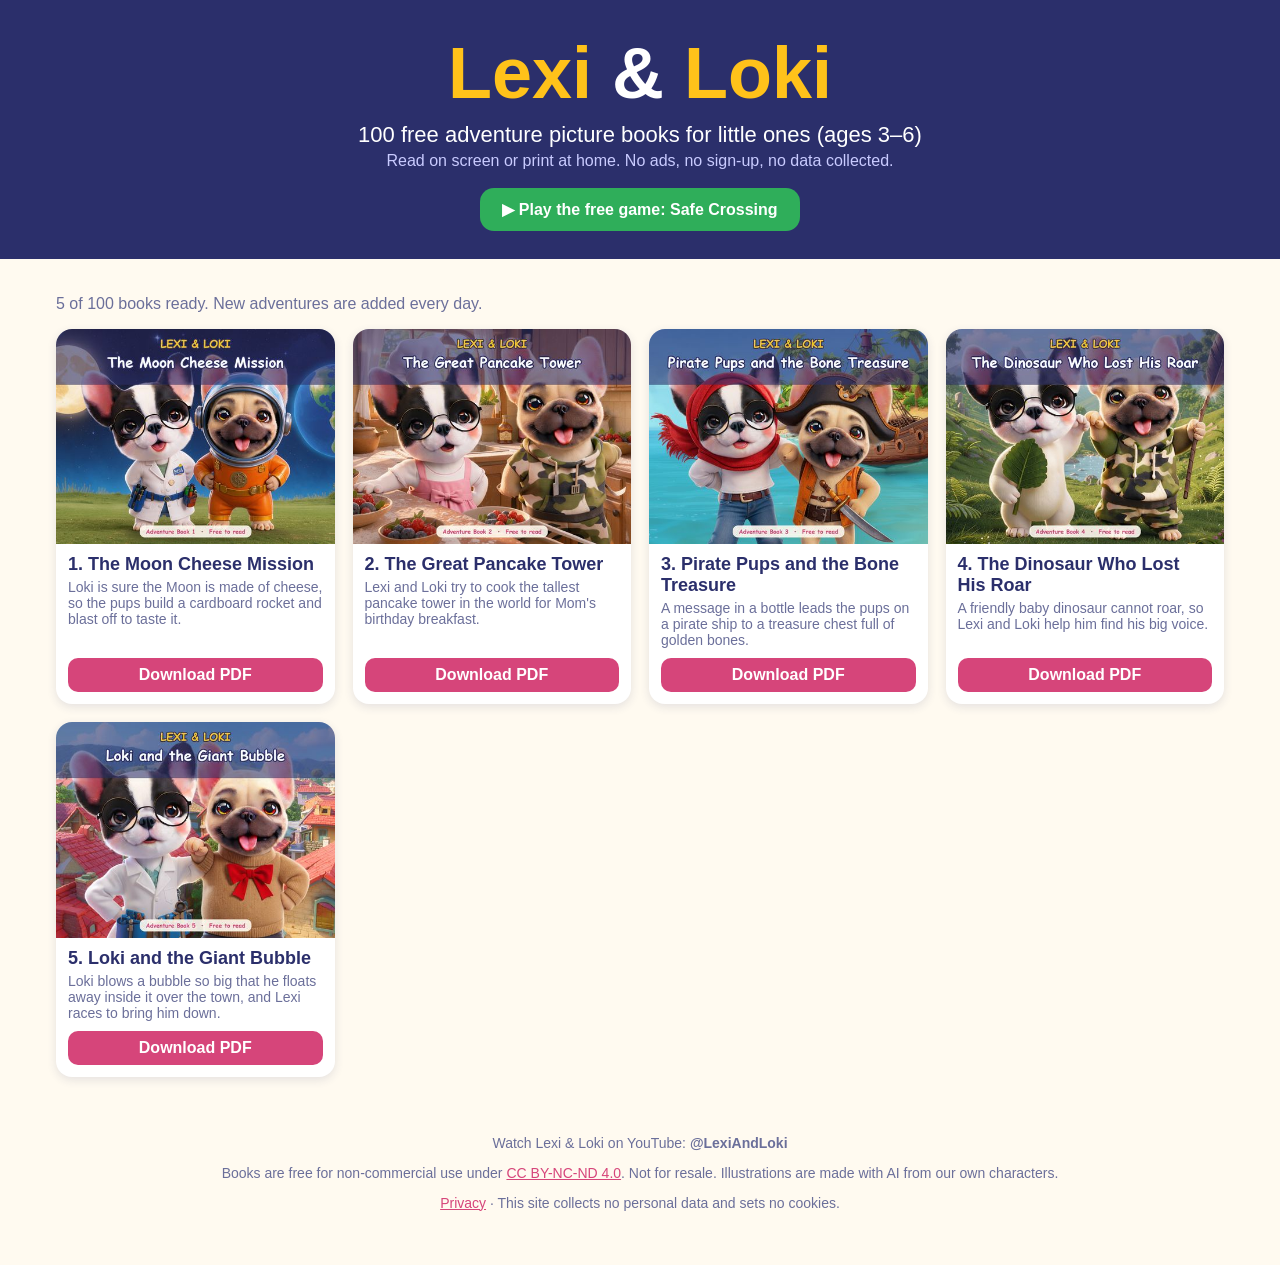
<file: index.html>
<!doctype html>
<html lang="en">
<head>
<meta charset="utf-8">
<meta name="viewport" content="width=device-width, initial-scale=1">
<!-- No trackers, no cookies, no ads: only files from this site. -->
<meta http-equiv="Content-Security-Policy" content="default-src 'self'; script-src 'self'; style-src 'self'; img-src 'self'; connect-src 'self'; object-src 'none'; base-uri 'none'; form-action 'none'">
<meta name="referrer" content="no-referrer">
<meta name="description" content="100 free Lexi & Loki adventure picture books for kids aged 3-6. Read, print and share. No ads, no sign-up, no data collected.">
<title>Lexi &amp; Loki Adventure Books</title>
<link rel="stylesheet" href="style.css">
</head>
<body>
<header>
  <h1>Lexi <span>&amp;</span> Loki</h1>
  <p class="sub">100 free adventure picture books for little ones (ages 3–6)</p>
  <p class="note">Read on screen or print at home. No ads, no sign-up, no data collected.</p>
  <a class="game" href="game/">▶ Play the free game: Safe Crossing</a>
</header>
<main>
  <p id="count"></p>
  <div id="books" class="grid"></div>
</main>
<footer>
  <p>Watch Lexi &amp; Loki on YouTube: <b>@LexiAndLoki</b></p>
  <p>Books are free for non-commercial use under <a href="https://creativecommons.org/licenses/by-nc-nd/4.0/">CC BY-NC-ND 4.0</a>. Not for resale.
     Illustrations are made with AI from our own characters.</p>
  <p><a href="privacy.html">Privacy</a> · This site collects no personal data and sets no cookies.</p>
</footer>
<script src="app.js?v=3"></script>
</body>
</html>
</file>
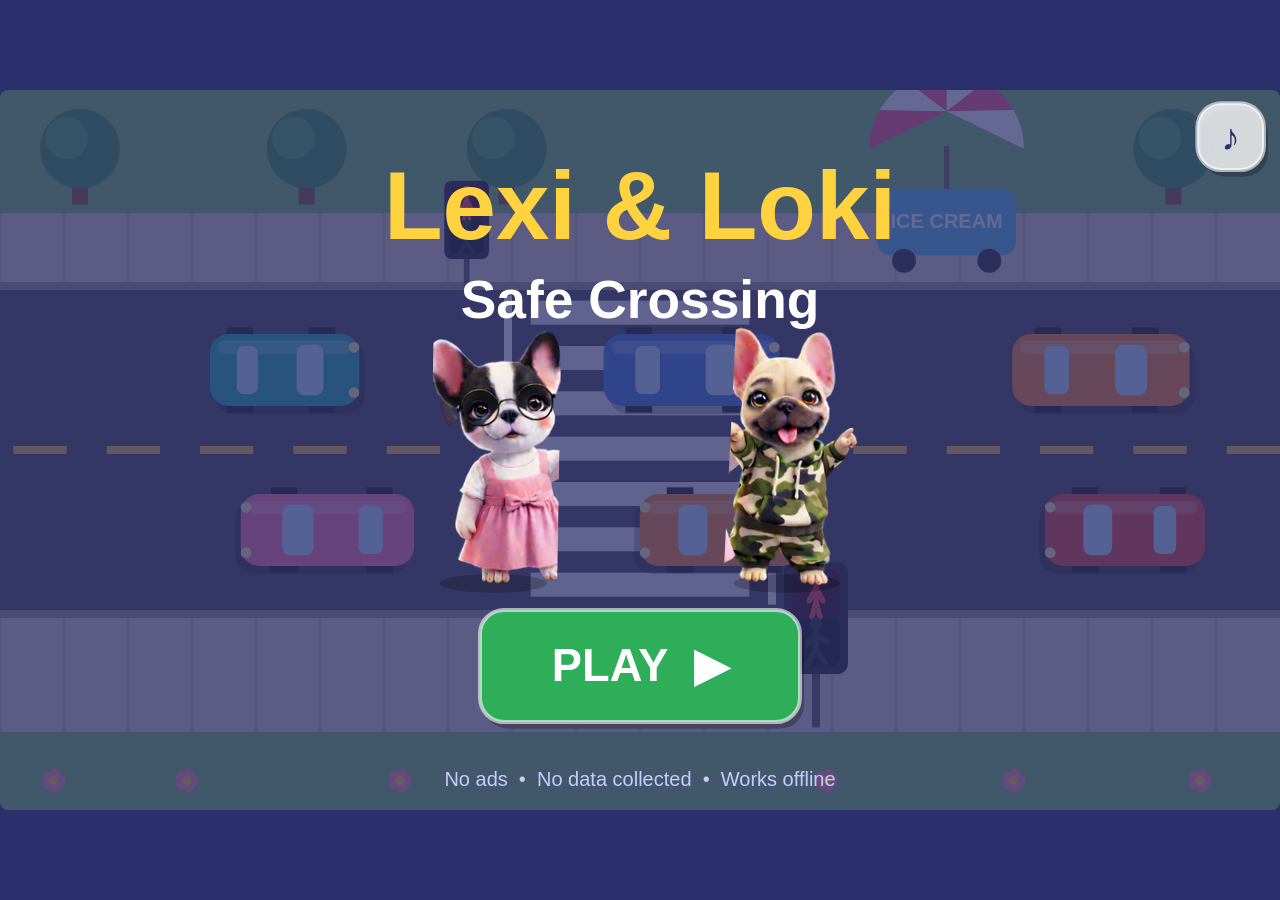
<file: game/index.html>
<!doctype html>
<html lang="en">
<head>
<meta charset="utf-8">
<meta name="viewport" content="width=device-width, initial-scale=1, maximum-scale=1, user-scalable=no, viewport-fit=cover">
<!-- Security: only load files from this game. No network, no trackers, no ads. -->
<meta http-equiv="Content-Security-Policy" content="default-src 'self'; script-src 'self'; style-src 'self'; img-src 'self' data:; connect-src 'none'; frame-src 'none'; object-src 'none'; base-uri 'none'; form-action 'none'">
<meta name="referrer" content="no-referrer">
<meta name="theme-color" content="#2b2f6b">
<title>Lexi &amp; Loki: Safe Crossing</title>
<link rel="stylesheet" href="style.css">
</head>
<body>
<canvas id="game" aria-label="Lexi and Loki Safe Crossing game"></canvas>
<noscript>This game needs JavaScript.</noscript>
<script src="game.js"></script>
</body>
</html>
</file>
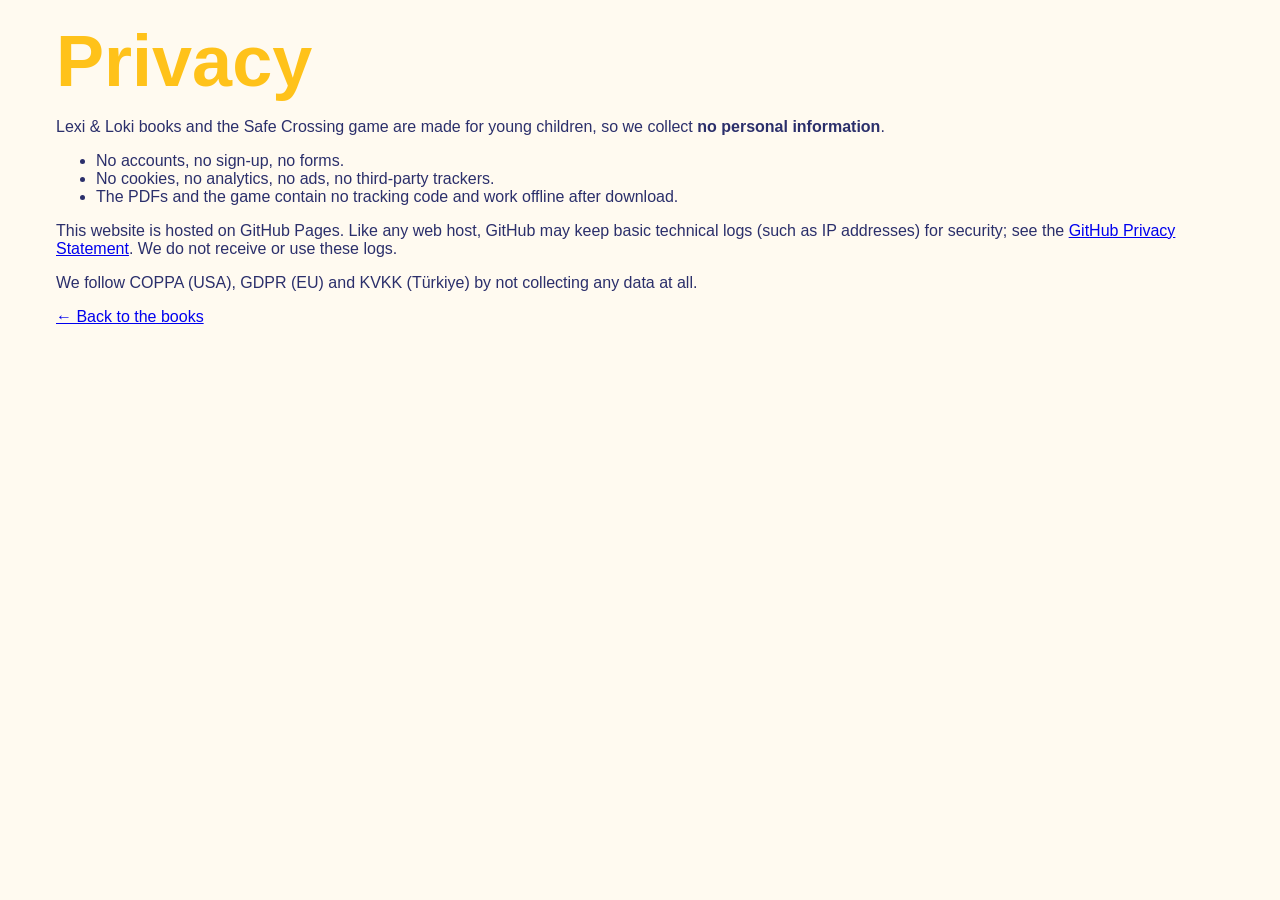
<file: privacy.html>
<!doctype html>
<html lang="en">
<head>
<meta charset="utf-8">
<meta name="viewport" content="width=device-width, initial-scale=1">
<meta http-equiv="Content-Security-Policy" content="default-src 'self'; style-src 'self'; object-src 'none'; base-uri 'none'">
<title>Privacy · Lexi &amp; Loki</title>
<link rel="stylesheet" href="style.css">
</head>
<body>
<main>
<h1>Privacy</h1>
<p>Lexi &amp; Loki books and the Safe Crossing game are made for young children, so we collect <b>no personal information</b>.</p>
<ul>
  <li>No accounts, no sign-up, no forms.</li>
  <li>No cookies, no analytics, no ads, no third-party trackers.</li>
  <li>The PDFs and the game contain no tracking code and work offline after download.</li>
</ul>
<p>This website is hosted on GitHub Pages. Like any web host, GitHub may keep basic technical logs (such as IP addresses) for security;
   see the <a href="https://docs.github.com/en/site-policy/privacy-policies/github-general-privacy-statement">GitHub Privacy Statement</a>. We do not receive or use these logs.</p>
<p>We follow COPPA (USA), GDPR (EU) and KVKK (Türkiye) by not collecting any data at all.</p>
<p><a href="./">← Back to the books</a></p>
</main>
</body>
</html>
</file>
<file: style.css>
:root { --ink: #2b2f6b; --pink: #d6457a; --gold: #ffc21a; --cream: #fffaf0; --card: #ffffff; --muted: #6b6f9a; }
* { box-sizing: border-box; }
body { margin: 0; background: var(--cream); color: var(--ink); font-family: "Trebuchet MS", "Segoe UI", Arial, sans-serif; }
header { background: var(--ink); color: #fff; text-align: center; padding: 32px 16px 28px; }
h1 { margin: 0; font-size: clamp(40px, 8vw, 72px); color: var(--gold); }
h1 span { color: #fff; }
.sub { font-size: 22px; margin: 8px 0 4px; }
.note { color: #c9cbff; margin: 0 0 18px; }
.game { display: inline-block; background: #2fae5a; color: #fff; padding: 12px 22px; border-radius: 14px; text-decoration: none; font-weight: bold; }
main { max-width: 1200px; margin: 0 auto; padding: 20px 16px; }
#count { color: var(--muted); }
.grid { display: grid; grid-template-columns: repeat(auto-fill, minmax(240px, 1fr)); gap: 18px; }
.book { background: var(--card); border-radius: 16px; overflow: hidden; text-decoration: none; color: var(--ink);
        box-shadow: 0 3px 10px rgba(43, 47, 107, .12); display: flex; flex-direction: column; }
.book img { width: 100%; aspect-ratio: 480 / 371; object-fit: cover; display: block; }
.book h2 { font-size: 18px; margin: 10px 12px 4px; }
.book p { font-size: 14px; color: var(--muted); margin: 0 12px 10px; flex: 1; }
.dl { margin: 0 12px 12px; background: var(--pink); color: #fff; text-align: center; padding: 8px; border-radius: 10px; font-weight: bold; }
.book:hover { transform: translateY(-2px); }
footer { text-align: center; color: var(--muted); padding: 24px 16px 40px; font-size: 14px; }
footer a { color: var(--pink); }
</file>
<file: game/style.css>
html, body {
  margin: 0; height: 100%; background: #2b2f6b; overflow: hidden;
  display: flex; align-items: center; justify-content: center;
  -webkit-user-select: none; user-select: none; -webkit-tap-highlight-color: transparent;
}
canvas { display: block; touch-action: none; border-radius: 8px; }
</file>
